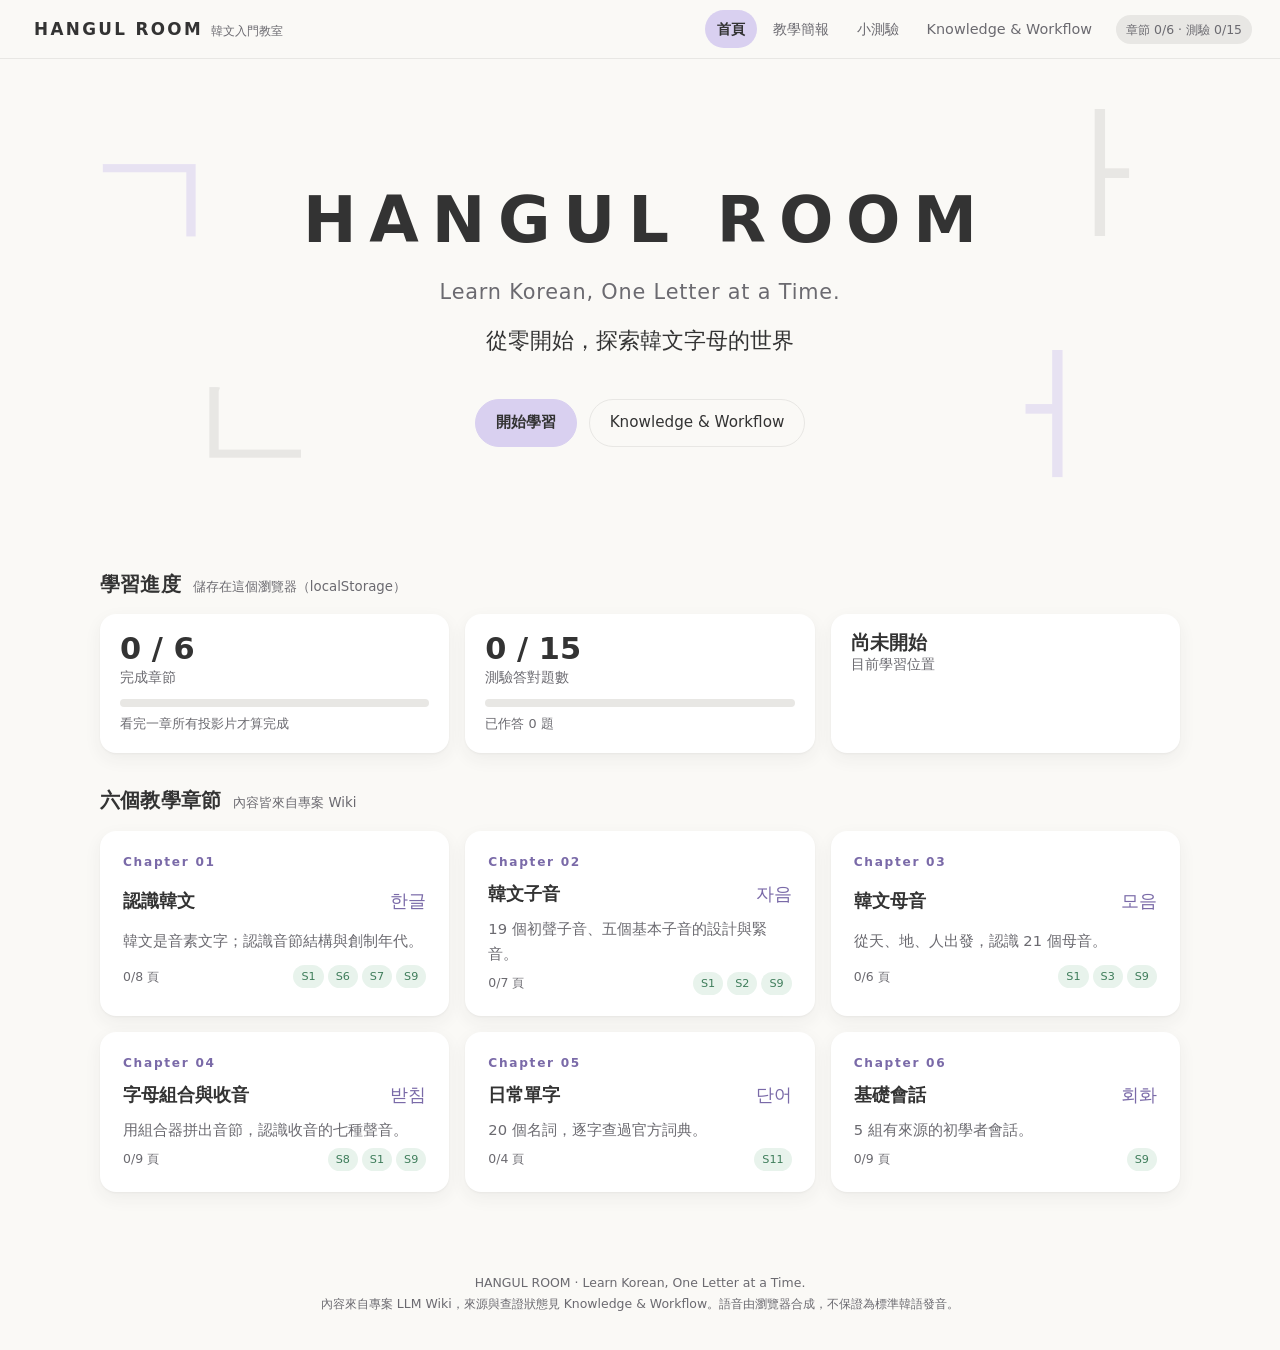
<file: index.html>
<!DOCTYPE html>
<html lang="zh-Hant">
<head>
  <meta charset="utf-8">
  <meta name="viewport" content="width=device-width, initial-scale=1">
  <title>HANGUL ROOM — 韓文入門教室</title>
  <meta name="description" content="Learn Korean, One Letter at a Time. 以 LLM Wiki 為知識來源的韓文入門教學簡報。">
  <link rel="icon" href="data:image/svg+xml,%3Csvg xmlns='http://www.w3.org/2000/svg' viewBox='0 0 64 64'%3E%3Crect width='64' height='64' rx='16' fill='%23D9D0F0'/%3E%3Ctext x='32' y='45' font-size='38' text-anchor='middle' fill='%23333'%3E%E3%84%B1%3C/text%3E%3C/svg%3E">
  <link rel="stylesheet" href="css/style.css">
</head>
<body>
  <header class="topbar">
    <button class="brand" id="brandBtn" aria-label="回到首頁"><b>HANGUL ROOM</b><span>韓文入門教室</span></button>
    <nav class="nav" aria-label="主要導覽">
      <button data-nav="home">首頁</button>
      <button data-nav="slides">教學簡報</button>
      <button data-nav="quiz">小測驗</button>
      <button data-nav="knowledge">Knowledge &amp; Workflow</button>
    </nav>
    <span class="pill" id="topPill" aria-live="polite"></span>
  </header>

  <main id="app" tabindex="-1">
    <div class="container"><p>載入中…</p></div>
  </main>

  <footer class="site">
    HANGUL ROOM · Learn Korean, One Letter at a Time.<br>
    內容來自專案 LLM Wiki，來源與查證狀態見 Knowledge &amp; Workflow。語音由瀏覽器合成，不保證為標準韓語發音。
  </footer>

  <div class="toast" id="toast" role="status" aria-live="polite"></div>

  <noscript><div class="container"><p>此簡報需要啟用 JavaScript。</p></div></noscript>
  <script src="js/hangul.js"></script>
  <script src="js/app.js"></script>
</body>
</html>
</file>
<file: css/style.css>
/* HANGUL ROOM — 韓系極簡風格
   配色：奶油白 #FAF9F6／柔和灰 #E8E7E4／淡紫 #D9D0F0／深灰文字 #333333／白色卡片 #FFFFFF
   字體：只使用系統字型，不載入外部資源（GitHub Pages 友善）。 */

:root {
  --cream: #FAF9F6;
  --grey: #E8E7E4;
  --lilac: #D9D0F0;
  --ink: #333333;
  --card: #FFFFFF;
  --ink-soft: #6b6a70;
  --lilac-deep: #7a6aa8;
  --lilac-wash: #F1EEF9;
  --ok: #3f7d5b;
  --ok-wash: #e8f3ec;
  --bad: #a64b4b;
  --bad-wash: #f7eaea;
  --warn-wash: #f6f1e4;
  --radius: 16px;
  --radius-sm: 10px;
  --shadow: 0 1px 2px rgba(51, 51, 51, .05), 0 6px 18px rgba(51, 51, 51, .06);
  --shadow-lg: 0 2px 4px rgba(51, 51, 51, .06), 0 14px 34px rgba(51, 51, 51, .09);
  --font: "Noto Sans KR", "Apple SD Gothic Neo", "Malgun Gothic", "Noto Sans CJK KR", "Noto Sans TC", "PingFang TC", "Microsoft JhengHei", "Noto Sans CJK TC", system-ui, -apple-system, "Segoe UI", sans-serif;
  --ease: cubic-bezier(.22, .61, .36, 1);
}

* { box-sizing: border-box; }
html { -webkit-text-size-adjust: 100%; }
body {
  margin: 0;
  font-family: var(--font);
  color: var(--ink);
  background: var(--cream);
  line-height: 1.7;
  font-size: 16px;
}
h1, h2, h3, h4 { line-height: 1.3; margin: 0 0 .5em; font-weight: 600; letter-spacing: .01em; }
p { margin: 0 0 1em; }
button { font: inherit; color: inherit; cursor: pointer; }
a { color: var(--lilac-deep); }
:focus-visible { outline: 3px solid var(--lilac-deep); outline-offset: 2px; border-radius: 6px; }
.sr-only { position: absolute; width: 1px; height: 1px; overflow: hidden; clip: rect(0 0 0 0); white-space: nowrap; }
.ko { font-family: var(--font); font-feature-settings: "kern"; }

/* ---------- 頂部列 ---------- */
.topbar {
  position: sticky; top: 0; z-index: 30;
  display: flex; align-items: center; gap: 12px;
  padding: 10px clamp(12px, 3vw, 28px);
  background: rgba(250, 249, 246, .92);
  backdrop-filter: blur(8px);
  border-bottom: 1px solid var(--grey);
}
.brand { display: flex; align-items: baseline; gap: 8px; border: 0; background: none; padding: 4px 6px; }
.brand b { font-size: 1.05rem; letter-spacing: .14em; }
.brand span { font-size: .78rem; color: var(--ink-soft); }
.nav { display: flex; gap: 4px; margin-left: auto; flex-wrap: wrap; justify-content: flex-end; }
.nav button {
  border: 0; background: transparent; padding: 7px 12px; border-radius: 999px; font-size: .9rem; color: var(--ink-soft);
  transition: background .2s var(--ease), color .2s var(--ease);
}
.nav button:hover { background: var(--grey); color: var(--ink); }
.nav button[aria-current="page"] { background: var(--lilac); color: var(--ink); font-weight: 600; }
.pill { font-size: .78rem; color: var(--ink-soft); background: var(--grey); padding: 4px 10px; border-radius: 999px; white-space: nowrap; }

main { min-height: calc(100vh - 120px); }
.view { animation: fade .35s var(--ease); }
@keyframes fade { from { opacity: 0; transform: translateY(6px); } to { opacity: 1; transform: none; } }

.container { width: min(1080px, 100% - 32px); margin: 0 auto; padding: 28px 0 60px; }

/* ---------- 按鈕 ---------- */
.btn {
  display: inline-flex; align-items: center; justify-content: center; gap: 8px;
  border: 1px solid var(--grey); background: var(--card); padding: 10px 20px; border-radius: 999px; font-size: .95rem;
  transition: transform .15s var(--ease), box-shadow .2s var(--ease), background .2s var(--ease);
  min-height: 44px;
}
.btn:hover { box-shadow: var(--shadow); transform: translateY(-1px); }
.btn:disabled { opacity: .4; cursor: not-allowed; transform: none; box-shadow: none; }
.btn.primary { background: var(--lilac); border-color: var(--lilac); font-weight: 600; }
.btn.primary:hover { background: #cfc4ec; }
.btn.small { padding: 6px 14px; min-height: 36px; font-size: .86rem; }
.btn.ghost { background: transparent; }
.speak {
  display: inline-grid; place-items: center; width: 40px; height: 40px; border-radius: 50%;
  border: 1px solid var(--grey); background: var(--card); font-size: 1.05rem; flex: none;
  transition: background .2s var(--ease);
}
.speak:hover { background: var(--lilac-wash); }

/* ---------- 首頁 ---------- */
.hero {
  position: relative; overflow: hidden; text-align: center;
  padding: clamp(56px, 11vw, 120px) 16px clamp(48px, 8vw, 90px);
}
.hero-deco { position: absolute; inset: 0; pointer-events: none; user-select: none; }
.hero-deco i {
  position: absolute; font-style: normal; font-weight: 300; color: var(--lilac); opacity: .55;
  font-size: clamp(64px, 12vw, 150px); line-height: 1;
}
.hero-deco i:nth-child(1) { left: 6%; top: 14%; }
.hero-deco i:nth-child(2) { right: 8%; top: 8%; color: var(--grey); opacity: 1; }
.hero-deco i:nth-child(3) { left: 14%; bottom: 8%; color: var(--grey); opacity: 1; }
.hero-deco i:nth-child(4) { right: 12%; bottom: 10%; }
.hero-inner { position: relative; z-index: 1; }
.hero h1 { font-size: clamp(2.2rem, 7vw, 4rem); letter-spacing: .2em; margin-bottom: .2em; padding-left: .2em; }
.hero .tag { font-size: clamp(1rem, 2.4vw, 1.3rem); color: var(--ink-soft); letter-spacing: .04em; margin-bottom: .6em; }
.hero .sub { font-size: clamp(1.05rem, 2.6vw, 1.35rem); margin-bottom: 1.8em; }
.hero-actions { display: flex; gap: 12px; justify-content: center; flex-wrap: wrap; }

.progress-card { display: grid; gap: 16px; grid-template-columns: repeat(auto-fit, minmax(190px, 1fr)); margin: 0 0 28px; }
.stat { background: var(--card); border-radius: var(--radius); box-shadow: var(--shadow); padding: 18px 20px; }
.stat .num { font-size: 1.9rem; font-weight: 600; line-height: 1.1; }
.stat .lab { color: var(--ink-soft); font-size: .86rem; }
.stat .sm { font-size: .8rem; color: var(--ink-soft); margin-top: 6px; }
.bar { height: 8px; border-radius: 999px; background: var(--grey); overflow: hidden; margin-top: 10px; }
.bar > span { display: block; height: 100%; background: var(--lilac-deep); border-radius: 999px; transition: width .4s var(--ease); }

.section-title { display: flex; align-items: baseline; gap: 12px; margin: 34px 0 16px; }
.section-title h2 { margin: 0; font-size: 1.25rem; }
.section-title small { color: var(--ink-soft); }

.chapter-grid { display: grid; gap: 16px; grid-template-columns: repeat(auto-fill, minmax(290px, 1fr)); }
.chapter-card {
  text-align: left; border: 1px solid transparent; background: var(--card); border-radius: var(--radius); padding: 20px 22px;
  box-shadow: var(--shadow); transition: transform .2s var(--ease), box-shadow .2s var(--ease), border-color .2s var(--ease);
  display: grid; gap: 6px;
}
.chapter-card:hover { transform: translateY(-3px); box-shadow: var(--shadow-lg); border-color: var(--lilac); }
.chapter-card .code { font-size: .76rem; letter-spacing: .14em; color: var(--lilac-deep); font-weight: 600; }
.chapter-card .ttl { font-size: 1.15rem; font-weight: 600; display: flex; justify-content: space-between; align-items: baseline; gap: 8px; }
.chapter-card .ttl .ko { color: var(--lilac-deep); font-weight: 400; }
.chapter-card .bl { color: var(--ink-soft); font-size: .92rem; }
.chapter-card .meta { font-size: .78rem; color: var(--ink-soft); display: flex; justify-content: space-between; align-items: center; }
.done-badge { color: var(--ok); font-weight: 600; }

/* ---------- 簡報檢視 ---------- */
.deck { display: grid; grid-template-columns: 280px minmax(0, 1fr); gap: 0; min-height: calc(100vh - 62px); }
.toc {
  border-right: 1px solid var(--grey); background: #fdfcfa; padding: 18px 14px 40px;
  overflow-y: auto; max-height: calc(100vh - 62px); position: sticky; top: 62px; align-self: start;
}
.toc h3 { font-size: .8rem; letter-spacing: .14em; color: var(--ink-soft); margin: 4px 8px 12px; }
.toc details { margin-bottom: 6px; }
.toc summary { cursor: pointer; padding: 8px 10px; border-radius: var(--radius-sm); font-size: .92rem; font-weight: 600; list-style: none; display: flex; justify-content: space-between; gap: 8px; }
.toc summary::-webkit-details-marker { display: none; }
.toc summary:hover { background: var(--grey); }
.toc summary .cnt { font-weight: 400; color: var(--ink-soft); font-size: .78rem; }
.toc ol { list-style: none; margin: 2px 0 8px; padding: 0; }
.toc li button {
  width: 100%; text-align: left; border: 0; background: none; padding: 6px 10px 6px 22px; border-radius: 8px; font-size: .86rem; color: var(--ink-soft);
  position: relative;
}
.toc li button:hover { background: var(--grey); color: var(--ink); }
.toc li button[aria-current="true"] { background: var(--lilac); color: var(--ink); font-weight: 600; }
.toc li button.seen::before { content: "✓"; position: absolute; left: 7px; color: var(--ok); font-size: .78rem; }
.toc-toggle { display: none; }

.stage-wrap { padding: 20px clamp(14px, 3vw, 40px) 40px; min-width: 0; }
.stage-head { display: flex; align-items: center; gap: 14px; margin-bottom: 14px; flex-wrap: wrap; }
.stage-head .where { font-size: .84rem; color: var(--ink-soft); }
.progressbar { flex: 1; min-width: 120px; height: 6px; border-radius: 999px; background: var(--grey); overflow: hidden; }
.progressbar > span { display: block; height: 100%; background: var(--lilac-deep); transition: width .35s var(--ease); }
.slide {
  background: var(--card); border-radius: 22px; box-shadow: var(--shadow-lg);
  padding: clamp(22px, 4vw, 44px); min-height: 440px; animation: slidein .35s var(--ease);
  touch-action: pan-y;
}
@keyframes slidein { from { opacity: 0; transform: translateX(14px); } to { opacity: 1; transform: none; } }
.slide .ch { font-size: .76rem; letter-spacing: .16em; color: var(--lilac-deep); font-weight: 600; margin-bottom: 6px; }
.slide h2 { font-size: clamp(1.4rem, 3.4vw, 2rem); margin-bottom: .7em; }
.slide .note { margin-top: 18px; padding: 12px 16px; border-radius: var(--radius-sm); background: var(--lilac-wash); color: #4b4560; font-size: .92rem; }
.slide ul.points { list-style: none; padding: 0; margin: 0; display: grid; gap: 12px; }
.slide ul.points li { padding: 14px 18px; background: var(--cream); border-radius: var(--radius-sm); display: flex; justify-content: space-between; gap: 14px; align-items: baseline; font-size: 1.05rem; }
.chips { display: inline-flex; gap: 4px; flex-wrap: wrap; justify-content: flex-end; }
.chip { font-size: .7rem; padding: 2px 8px; border-radius: 999px; background: var(--grey); color: var(--ink-soft); white-space: nowrap; }
.chip.ok { background: var(--ok-wash); color: var(--ok); }
.chip.part { background: var(--warn-wash); color: #8a6d1f; }
.chip.cross { background: transparent; border: 1px dashed var(--grey); }

.slide-foot { display: flex; flex-wrap: wrap; gap: 8px 14px; align-items: center; margin-top: 22px; padding-top: 14px; border-top: 1px dashed var(--grey); font-size: .78rem; color: var(--ink-soft); }
.slide-foot code { font-size: .76rem; background: var(--grey); padding: 1px 7px; border-radius: 6px; }

.nav-row { display: flex; justify-content: space-between; align-items: center; gap: 10px; margin-top: 18px; flex-wrap: wrap; }
.nav-row .mid { font-size: .84rem; color: var(--ink-soft); }
.hint { font-size: .8rem; color: var(--ink-soft); margin-top: 8px; text-align: center; }

.tbl-wrap { overflow-x: auto; border-radius: var(--radius-sm); border: 1px solid var(--grey); }
table.tbl { border-collapse: collapse; width: 100%; font-size: .96rem; min-width: 420px; }
table.tbl th { background: var(--lilac-wash); text-align: left; font-weight: 600; font-size: .84rem; letter-spacing: .04em; }
table.tbl th, table.tbl td { padding: 11px 16px; border-bottom: 1px solid var(--grey); vertical-align: top; }
table.tbl tr:last-child td { border-bottom: 0; }
table.tbl td:first-child { white-space: nowrap; }

.notice { padding: 20px 24px; border-radius: var(--radius); font-size: 1.02rem; }
.notice.info { background: var(--lilac-wash); }
.notice.caution { background: var(--warn-wash); }

.obj-list { counter-reset: o; list-style: none; padding: 0; display: grid; gap: 12px; }
.obj-list li { counter-increment: o; display: flex; gap: 16px; align-items: baseline; font-size: 1.1rem; }
.obj-list li::before { content: counter(o); flex: none; width: 30px; height: 30px; border-radius: 50%; background: var(--lilac); display: grid; place-items: center; font-weight: 600; font-size: .9rem; }

.timeline { display: grid; gap: 16px; position: relative; padding-left: 26px; }
.timeline::before { content: ""; position: absolute; left: 8px; top: 8px; bottom: 8px; width: 2px; background: var(--lilac); }
.timeline .ev { position: relative; background: var(--cream); border-radius: var(--radius-sm); padding: 14px 18px; }
.timeline .ev::before { content: ""; position: absolute; left: -24px; top: 20px; width: 12px; height: 12px; border-radius: 50%; background: var(--lilac-deep); border: 3px solid var(--card); }
.timeline .when { font-weight: 600; font-size: .95rem; }

.syl-demo { display: flex; gap: clamp(8px, 2vw, 18px); align-items: center; justify-content: center; flex-wrap: wrap; margin: 6px 0 22px; }
.syl-demo .box { text-align: center; }
.syl-demo .big { width: clamp(64px, 13vw, 96px); height: clamp(64px, 13vw, 96px); display: grid; place-items: center; font-size: clamp(2rem, 6vw, 3rem); border-radius: 18px; background: var(--lilac-wash); border: 1px solid var(--lilac); }
.syl-demo .big.res { background: var(--lilac); font-size: clamp(2.4rem, 8vw, 3.6rem); }
.syl-demo .cap { font-size: .8rem; color: var(--ink-soft); margin-top: 4px; }
.syl-demo .op { font-size: 1.6rem; color: var(--ink-soft); }

/* ---------- 翻牌 ---------- */
.deck-viewer { display: grid; gap: 16px; }
.tabs { display: flex; gap: 8px; flex-wrap: wrap; }
.tabs button { border: 1px solid var(--grey); background: var(--cream); padding: 6px 14px; border-radius: 999px; font-size: .86rem; }
.tabs button[aria-pressed="true"] { background: var(--lilac); border-color: var(--lilac); font-weight: 600; }
.flip { perspective: 1200px; width: min(420px, 100%); height: 280px; margin: 0 auto; border: 0; background: none; padding: 0; display: block; }
.flip-in { position: relative; width: 100%; height: 100%; transition: transform .55s var(--ease); transform-style: preserve-3d; }
.flip.flipped .flip-in { transform: rotateY(180deg); }
.face {
  position: absolute; inset: 0; backface-visibility: hidden; -webkit-backface-visibility: hidden;
  border-radius: 22px; display: grid; place-items: center; padding: 20px; text-align: center;
  box-shadow: var(--shadow-lg); border: 1px solid var(--grey); background: var(--card);
}
.face.back { transform: rotateY(180deg); background: var(--lilac-wash); border-color: var(--lilac); align-content: center; gap: 8px; }
.face .glyph { font-size: clamp(4.4rem, 16vw, 6.4rem); line-height: 1.1; }
.face .glyph.word { font-size: clamp(3.2rem, 12vw, 4.8rem); }
.face .tapnote { font-size: .76rem; color: var(--ink-soft); }
.face .rom { font-size: 1.5rem; font-weight: 600; letter-spacing: .04em; }
.face .zh { font-size: 1.6rem; font-weight: 600; }
.face .small { font-size: .88rem; color: #4b4560; max-width: 32ch; }
.face .tiny { font-size: .72rem; color: var(--ink-soft); }
.deck-ctrl { display: flex; align-items: center; justify-content: center; gap: 12px; flex-wrap: wrap; }
.mini-grid { display: grid; grid-template-columns: repeat(auto-fill, minmax(46px, 1fr)); gap: 6px; }
.mini-grid button { border: 1px solid var(--grey); background: var(--cream); border-radius: 10px; padding: 6px 0; font-size: 1.1rem; min-height: 40px; }
.mini-grid button[aria-current="true"] { background: var(--lilac); border-color: var(--lilac); }

/* ---------- 組合器 ---------- */
.comb { display: grid; gap: 18px; }
.comb-out { display: flex; align-items: center; gap: 18px; flex-wrap: wrap; background: var(--lilac-wash); border-radius: var(--radius); padding: 18px 22px; }
.comb-out .res { font-size: clamp(3.2rem, 10vw, 5rem); line-height: 1; min-width: 1.2em; text-align: center; }
.comb-out .formula { font-size: .98rem; }
.comb-out .code { font-size: .8rem; color: var(--ink-soft); margin-top: 4px; font-variant-numeric: tabular-nums; }
.comb-out .hintbox { font-size: .86rem; margin-top: 8px; color: #4b4560; }
.pick-row { display: grid; gap: 6px; }
.pick-row .lab { font-size: .8rem; letter-spacing: .1em; color: var(--ink-soft); }
.pick-row .grid { display: flex; flex-wrap: wrap; gap: 6px; }
.pick-row .grid button { min-width: 44px; height: 44px; border: 1px solid var(--grey); background: var(--cream); border-radius: 10px; font-size: 1.15rem; padding: 0 8px; }
.pick-row .grid button:hover { background: var(--grey); }
.pick-row .grid button[aria-pressed="true"] { background: var(--lilac); border-color: var(--lilac-deep); font-weight: 600; }
.pick-row .grid button.none { font-size: .84rem; }
.comb-actions { display: flex; gap: 10px; flex-wrap: wrap; }

.practice { display: grid; gap: 14px; }
.practice .target { display: flex; align-items: center; gap: 14px; flex-wrap: wrap; }
.practice .target .t { font-size: 3rem; line-height: 1; }
.practice .sels { display: flex; gap: 10px; flex-wrap: wrap; }
.practice select { font: inherit; padding: 10px 12px; border-radius: 10px; border: 1px solid var(--grey); background: var(--card); min-height: 44px; font-size: 1.05rem; }
.feedback { padding: 12px 16px; border-radius: var(--radius-sm); font-size: .95rem; }
.feedback.ok { background: var(--ok-wash); }
.feedback.bad { background: var(--bad-wash); }

/* ---------- 會話 ---------- */
.dlg { display: grid; gap: 12px; }
.dlg .line { display: flex; gap: 14px; align-items: center; background: var(--cream); border-radius: var(--radius); padding: 16px 18px; }
.dlg .txt { flex: 1; min-width: 0; }
.dlg .k { font-size: 1.5rem; font-weight: 500; }
.dlg .r { font-size: .92rem; color: var(--ink-soft); }
.dlg .z { font-size: 1.02rem; margin-top: 2px; }
.dlg .meta { margin-top: 6px; }

/* ---------- 測驗 ---------- */
.q { background: var(--card); border: 1px solid var(--grey); border-radius: var(--radius); padding: 18px 20px; margin-bottom: 16px; }
.slide .q { background: var(--cream); border-color: transparent; }
.q .qh { display: flex; justify-content: space-between; gap: 10px; font-size: .76rem; color: var(--ink-soft); margin-bottom: 6px; }
.q .qp { font-size: 1.1rem; font-weight: 500; margin-bottom: 12px; }
.q .choices { display: grid; gap: 8px; grid-template-columns: repeat(auto-fit, minmax(190px, 1fr)); }
.q .choices button {
  border: 1px solid var(--grey); background: var(--card); border-radius: 12px; padding: 11px 14px; text-align: left; font-size: 1.02rem; min-height: 46px;
  transition: background .15s var(--ease), border-color .15s var(--ease);
}
.q .choices button:hover:not(:disabled) { background: var(--lilac-wash); border-color: var(--lilac); }
.q .choices button.correct { background: var(--ok-wash); border-color: var(--ok); }
.q .choices button.wrong { background: var(--bad-wash); border-color: var(--bad); }
.q .choices button:disabled { cursor: default; }
.q .result { margin-top: 12px; padding: 12px 16px; border-radius: var(--radius-sm); font-size: .94rem; }
.q .result.ok { background: var(--ok-wash); }
.q .result.bad { background: var(--bad-wash); }
.q .result .trace { margin-top: 6px; font-size: .8rem; color: var(--ink-soft); }
.match-row { display: grid; grid-template-columns: minmax(120px, 1fr) minmax(140px, 1fr); gap: 10px; align-items: center; margin-bottom: 8px; }
.match-row .ko { font-size: 1.25rem; }
.match-row select { font: inherit; padding: 9px 10px; border-radius: 10px; border: 1px solid var(--grey); background: var(--card); min-height: 44px; }
.summary { text-align: center; padding: 28px 16px; }
.summary .score { font-size: 3rem; font-weight: 600; }

/* ---------- Knowledge & Workflow ---------- */
.kw-section { background: var(--card); border-radius: var(--radius); box-shadow: var(--shadow); padding: clamp(18px, 3vw, 30px); margin-bottom: 22px; }
.kw-section h2 { font-size: 1.25rem; display: flex; gap: 10px; align-items: baseline; }
.kw-section h2 small { font-size: .78rem; color: var(--ink-soft); font-weight: 400; }
.kw-section h3 { font-size: 1rem; margin-top: 20px; }
.badge { display: inline-block; font-size: .72rem; padding: 2px 9px; border-radius: 999px; background: var(--grey); white-space: nowrap; }
.badge.success, .badge.done { background: var(--ok-wash); color: var(--ok); }
.badge.partial { background: var(--warn-wash); color: #8a6d1f; }
.badge.pending, .badge.failed, .badge.not_started, .badge.reserved { background: var(--bad-wash); color: var(--bad); }
.badge.reserved, .badge.not_started { background: var(--grey); color: var(--ink-soft); }
.small-note { font-size: .84rem; color: var(--ink-soft); }
.flow-svg { width: 100%; height: auto; display: block; }
.flow-svg text { font-family: var(--font); }
.legend { display: flex; gap: 16px; flex-wrap: wrap; font-size: .8rem; color: var(--ink-soft); margin-top: 8px; }
.legend i { display: inline-block; width: 18px; height: 10px; border-radius: 3px; margin-right: 6px; vertical-align: middle; }
.timeline-log { display: grid; gap: 10px; }
.log-item { display: grid; grid-template-columns: 64px 1fr; gap: 10px; padding: 10px 14px; background: var(--cream); border-radius: var(--radius-sm); font-size: .9rem; }
.log-item .id { color: var(--ink-soft); font-size: .78rem; }
.cols { display: grid; gap: 18px; grid-template-columns: repeat(auto-fit, minmax(260px, 1fr)); }
.steps { counter-reset: st; list-style: none; padding: 0; display: grid; gap: 10px; }
.steps li { counter-increment: st; display: flex; gap: 12px; align-items: baseline; }
.steps li::before { content: counter(st); width: 26px; height: 26px; flex: none; border-radius: 50%; background: var(--lilac); display: grid; place-items: center; font-size: .8rem; font-weight: 600; }

/* ---------- 提示與錯誤 ---------- */
.toast {
  position: fixed; left: 50%; bottom: 22px; transform: translate(-50%, 20px); opacity: 0; pointer-events: none;
  background: #444; color: #fff; padding: 12px 18px; border-radius: 12px; font-size: .9rem; max-width: min(92vw, 480px); z-index: 60;
  transition: opacity .25s var(--ease), transform .25s var(--ease);
}
.toast.show { opacity: 1; transform: translate(-50%, 0); }
.loadfail { max-width: 640px; margin: 60px auto; background: var(--card); padding: 28px; border-radius: var(--radius); box-shadow: var(--shadow); }
.loadfail pre { background: var(--grey); padding: 12px 14px; border-radius: 10px; overflow-x: auto; font-size: .88rem; }
footer.site { text-align: center; color: var(--ink-soft); font-size: .78rem; padding: 20px 16px 36px; }

/* ---------- RWD ---------- */
@media (max-width: 860px) {
  .deck { grid-template-columns: 1fr; }
  .toc {
    position: fixed; inset: 56px 0 0 0; z-index: 40; max-height: none; transform: translateX(-102%); transition: transform .3s var(--ease);
    background: var(--cream); border-right: 0; box-shadow: var(--shadow-lg); width: min(86vw, 340px);
  }
  .toc.open { transform: none; }
  .toc-toggle { display: inline-flex; }
  .scrim { position: fixed; inset: 56px 0 0 0; background: rgba(51, 51, 51, .28); z-index: 35; }
  .brand span { display: none; }
}
@media (max-width: 560px) {
  .topbar { flex-wrap: wrap; row-gap: 4px; }
  .nav { margin-left: 0; width: 100%; justify-content: space-between; }
  .nav button { padding: 6px 8px; font-size: .82rem; }
  .pill { display: none; }
  .slide { min-height: 380px; border-radius: 18px; }
  .slide ul.points li { flex-direction: column; gap: 6px; }
  .dlg .line { flex-wrap: wrap; }
  .match-row { grid-template-columns: 1fr; }
  .toc { inset: 96px 0 0 0; }
  .scrim { inset: 96px 0 0 0; }
}
@media (prefers-reduced-motion: reduce) {
  *, *::before, *::after { animation-duration: .01ms !important; transition-duration: .01ms !important; }
}
@media print {
  .topbar, .toc, .nav-row, .hint, .toast { display: none !important; }
  .deck { display: block; }
}
</file>
